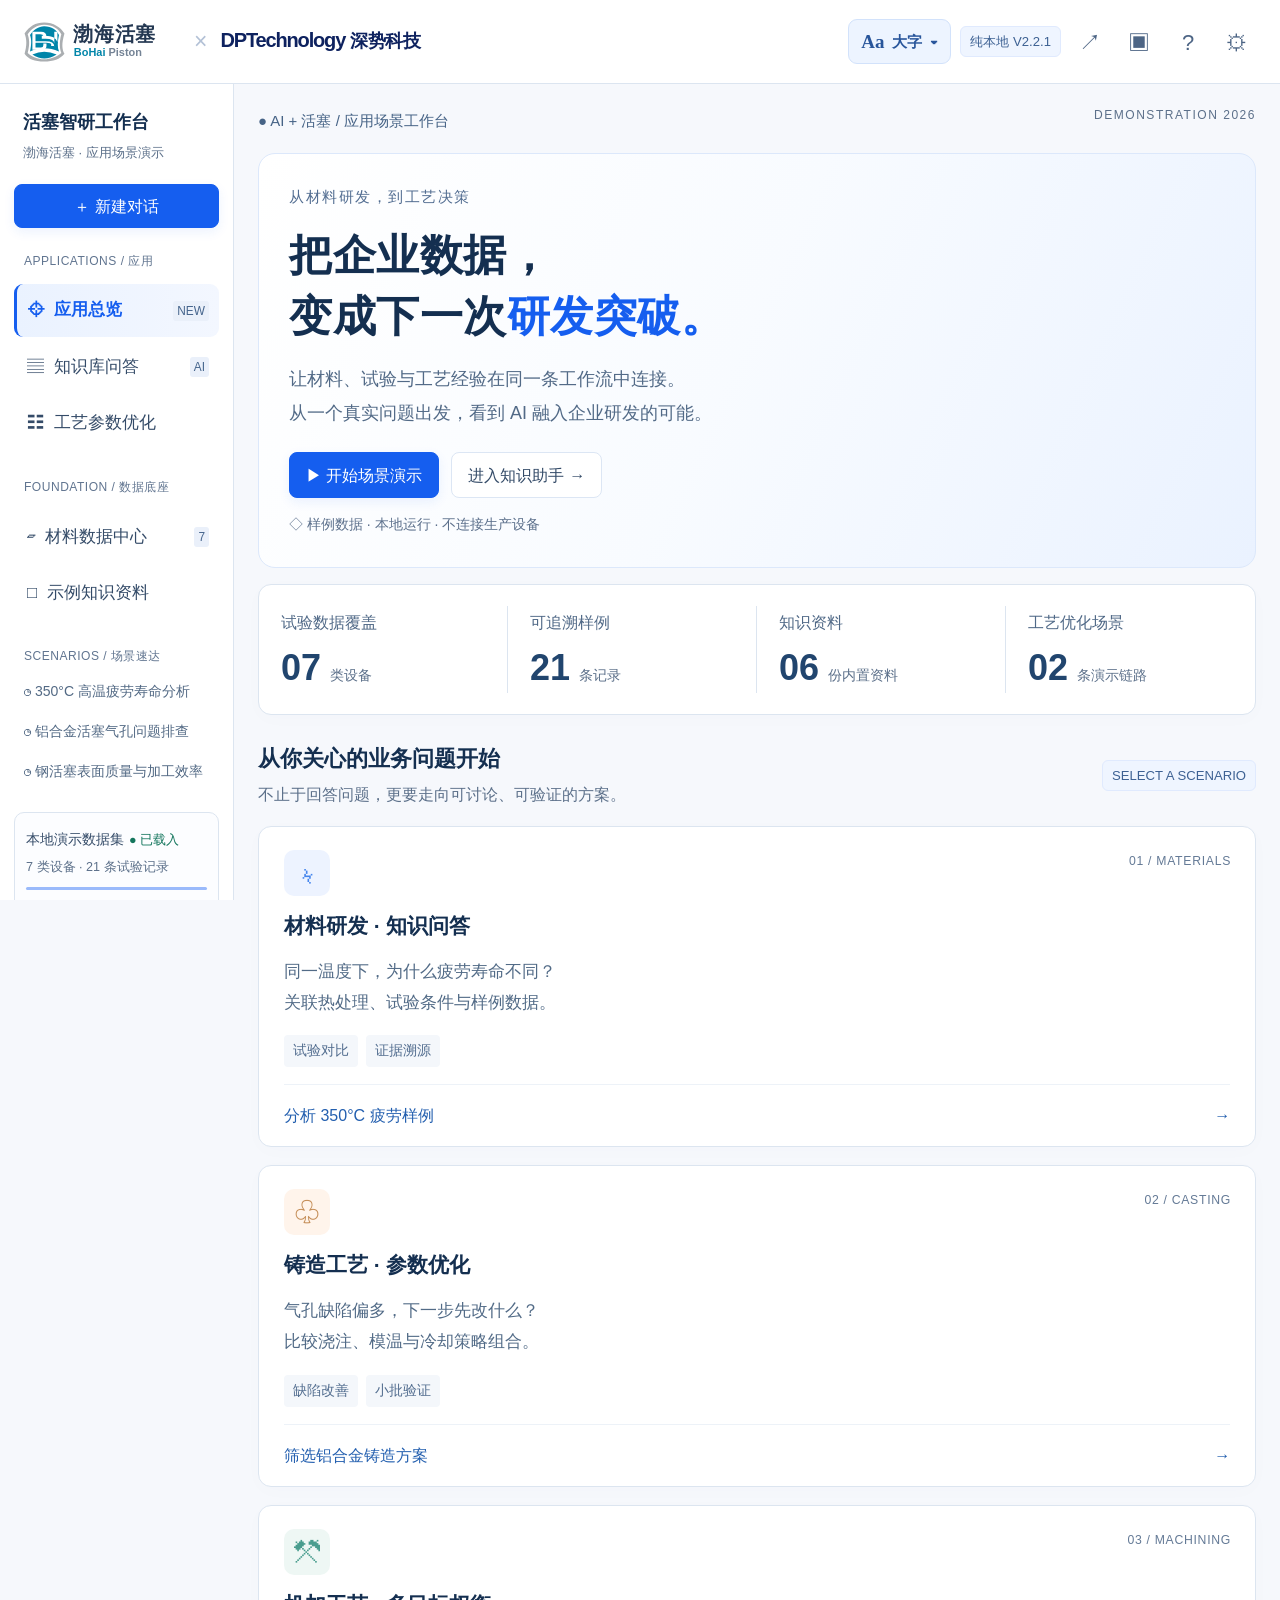
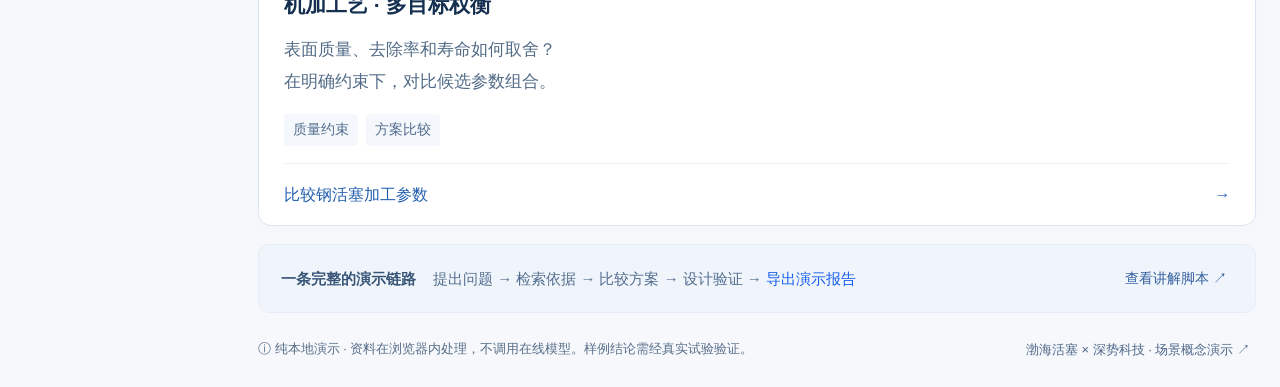
<file: index.html>
<!doctype html>
<html lang="zh-CN" data-reading-size="large" class="knowledge-boot"><head><meta charset="utf-8"><meta http-equiv="Content-Security-Policy" content="connect-src 'none'; object-src 'none'; form-action 'none'"><meta name="viewport" content="width=device-width,initial-scale=1"><meta name="theme-color" content="#155eef"><meta name="robots" content="noindex,nofollow"><meta name="description" content="活塞企业AI应用场景演示：材料知识问答、铸造与机加工参数优化。使用人工构造数据，不连接生产设备。"><title>活塞智研 | 渤海活塞 × 深势科技</title><link rel="icon" href="data:image/svg+xml,%3Csvg xmlns='http://www.w3.org/2000/svg' viewBox='0 0 40 40'%3E%3Crect width='40' height='40' rx='10' fill='%23155eef'/%3E%3Cpath d='M11 12h18v5H11zm0 8h18v9H11z' fill='white'/%3E%3C/svg%3E"><link rel="stylesheet" href="./style.css?v=local-dialogue-20261010"><link rel="stylesheet" href="./readability.css?v=local-dialogue-20261010"><link rel="stylesheet" href="./copilot.css?v=local-dialogue-20261010"><link rel="stylesheet" href="./dialogue.css?v=local-dialogue-20261010"></head>
<body><a class="skip" href="#main">跳到主要内容</a><header><div class="brands" aria-label="渤海活塞 × 深势科技"><svg class="bohai" viewBox="0 0 202 54" xmlns="http://www.w3.org/2000/svg" role="img" aria-label="渤海活塞 BoHai Piston"><path d="M27 2C39 2 48 8 53 16C49 29 50 37 53 42C47 49 39 52 27 52S7 49 2 42C5 31 5 24 2 16C8 7 16 2 27 2Z" fill="#aaaeb1"/><path d="M27 5C38 5 45 10 49 17C46 28 47 36 49 41C42 46 36 49 27 49S12 46 6 41C9 29 8 23 6 17C11 10 18 5 27 5Z" fill="#fff"/><path d="M27 7C37 7 43 12 46 18C44 27 44 34 46 39C39 36 34 35 27 35S15 36 9 39C11 29 11 24 9 18C13 12 20 7 27 7Z" fill="#0085a9"/><path d="M12 43Q27 36 43 43Q27 53 12 43Z" fill="#0085a9"/><path d="M12 14h11q7 0 7 6v3h-4v-3q0-3-4-3h-6v9h13q11 0 11 7v-4q0-6-11-6h-5v-4h5q12 0 15 8v-13h-4v18h-4v-2q0-2-6-2H16v6h7q3 0 3-3v-2h4v3q0 5-7 5H12Z" fill="#fff"/><text x="64" y="26" fill="#243852" font-family="Microsoft YaHei,Noto Sans CJK SC,sans-serif" font-size="25" font-weight="800" letter-spacing="1">渤海活塞</text><text x="65" y="45" font-family="Arial,sans-serif" font-size="14" font-weight="600"><tspan fill="#0085a9">BoHai</tspan><tspan fill="#748395"> Piston</tspan></text></svg><span class="cross">×</span><div class="dp" role="img" aria-label="DPTechnology 深势科技"><b>DPTechnology</b><strong>深势科技</strong></div></div><div class="platform"><b>活塞智研</b><small>AI APPLICATION WORKBENCH</small></div><div class="grow"></div><div class="top-actions"><div class="reading-control"><button id="readingToggle" class="reading-toggle" aria-expanded="false" aria-controls="readingMenu" aria-label="调整字号，当前大字"><strong aria-hidden="true">Aa</strong><span id="readingCurrent">大字</span><span aria-hidden="true">▾</span></button><section id="readingMenu" class="reading-menu" aria-labelledby="readingTitle" hidden><h2 id="readingTitle">阅读字号</h2><p>默认大字显示，投屏可选特大。</p><div class="reading-options" role="group" aria-label="选择阅读字号"><label><input type="radio" name="readingSize" value="standard"><span>标准</span><small>紧凑阅读</small></label><label><input type="radio" name="readingSize" value="large" checked><span>大字</span><small>默认推荐</small></label><label><input type="radio" name="readingSize" value="extra"><span>特大</span><small>远距离演示</small></label></div><p class="reading-menu-note">正文、表格和参数一起调整，自动记住本机选择。</p></section></div><span class="badge">纯本地 V2.2.1</span><button class="ib" data-action="share" aria-label="分享场景" title="分享场景">↗</button><button class="ib" data-action="present" aria-label="切换投屏模式" title="投屏模式">▣</button><button class="ib" data-action="guide" aria-label="演示指南" title="演示指南">?</button><button class="ib" data-action="settings" aria-label="演示设置" title="演示设置">⚙</button></div></header>
<div class="app"><aside class="sidebar"><div class="workspace"><b>活塞智研工作台</b><small id="companyLabel">渤海活塞 · 应用场景演示</small></div><button class="btn primary full" data-action="new">＋ 新建对话</button><div class="nav-label">APPLICATIONS / 应用</div><nav><button data-page="home">⌖ <span>应用总览</span><small>NEW</small></button><button data-page="knowledge">▤ <span>知识库问答</span><small>AI</small></button><button data-page="casting">☷ <span>工艺参数优化</span></button></nav><div class="nav-label">FOUNDATION / 数据底座</div><nav><button data-page="data">▱ <span>材料数据中心</span><small>7</small></button><button data-page="docs">□ <span>示例知识资料</span></button></nav><div class="nav-label">SCENARIOS / 场景速达</div><div class="quick-links"><button data-ask="fatigue">◷ 350°C 高温疲劳寿命分析</button><button data-ask="casting">◷ 铝合金活塞气孔问题排查</button><button data-ask="machining">◷ 钢活塞表面质量与加工效率</button></div><div class="local-status"><b>本地演示数据集</b><i>● 已载入</i><small>7 类设备 · 21 条试验记录</small><div></div><small>不连接企业系统，不上传数据</small></div></aside><main id="main" tabindex="-1"><div id="screen"></div><footer><span>ⓘ 纯本地演示 · 资料在浏览器内处理，不调用在线模型。样例结论需经真实试验验证。</span><button data-action="about">渤海活塞 × 深势科技 · 场景概念演示 ↗</button></footer></main></div>
<div class="overlay" id="overlay" hidden><section class="dialog" role="dialog" aria-modal="true" aria-labelledby="dialogTitle"><div class="dialog-head"><div><small id="dialogTag">DEMO EVIDENCE</small><h2 id="dialogTitle"></h2></div><button class="ib" data-action="close" aria-label="关闭弹窗">×</button></div><div class="dialog-body" id="dialogBody"></div><div class="dialog-foot" id="dialogFoot"></div></section></div><div id="toast" role="status"></div><input id="files" type="file" hidden multiple accept=".txt,.md,.csv,.png,.jpg,.jpeg,.webp"><button id="stopDemo" class="btn primary" data-action="stop" hidden>■ 停止自动演示</button><script src="./local-only.js?v=local-dialogue-20261010"></script><script src="./app.js?v=local-dialogue-20261010"></script><script src="./readability.js?v=local-dialogue-20261010"></script><script src="./copilot.js?v=local-dialogue-20261010"></script></body></html>
</file>
<file: style.css>
:root{--blue:#155eef;--navy:#153458;--text:#425b7b;--muted:#8395af;--line:#e4ebf5;--bg:#f6f8fc;--green:#16876d;--amber:#ad7840;--head:76px}*{box-sizing:border-box}body{margin:0;background:var(--bg);color:var(--text);font:14px/1.7 -apple-system,BlinkMacSystemFont,'Segoe UI','Microsoft YaHei','Noto Sans CJK SC',sans-serif}button,input,select,textarea{font:inherit}button{cursor:pointer;border:0;background:none;color:inherit}button:disabled{opacity:.5;cursor:not-allowed}input,select,textarea{border:1px solid #dce5f2;border-radius:8px;color:var(--text);background:white;padding:9px 11px;outline:none;min-width:0}input:focus,textarea:focus,select:focus{border-color:#8aaff8;box-shadow:0 0 0 3px #155eef12}button:focus-visible,a:focus-visible{outline:3px solid #9cbaff;outline-offset:3px}h1,h2,h3,p{margin:0}h1,h2,h3{color:var(--navy)}h1{font-size:27px;line-height:1.5}h2{font-size:17px}h3{font-size:14px}small,.tiny{font-size:10px}.muted{color:var(--muted)}.blue{color:var(--blue)}.green{color:var(--green)}.row{display:flex;align-items:center;gap:10px}.between{justify-content:space-between}.grow{flex:1}.btn{display:inline-flex;align-items:center;justify-content:center;gap:8px;min-height:38px;padding:8px 14px;border:1px solid #dce6f4;border-radius:8px;background:white;font-size:12px;white-space:nowrap;transition:.16s}.btn:hover{transform:translateY(-1px);border-color:#98b8f4}.primary{background:var(--blue);border-color:var(--blue);color:white;box-shadow:0 4px 12px #155eef15}.soft{background:#edf3ff;border-color:#e5edff;color:var(--blue)}.full{width:100%}.ib{display:grid;place-items:center;min-width:33px;height:33px;border-radius:8px;font-size:18px;color:#7990ae}.ib:hover{background:#edf3ff;color:var(--blue)}.badge{display:inline-block;font-size:10px;color:#6784b0;background:#eff5ff;padding:3px 8px;border:1px solid #e0eafe;border-radius:6px;white-space:nowrap}.badge.green{background:#eef9f3;color:var(--green);border-color:#dceddf}.badge.amber{background:#fff8ed;border-color:#f4e5cd;color:var(--amber)}.card{border:1px solid var(--line);border-radius:13px;background:white;box-shadow:0 4px 20px #17366b04}.pad{padding:21px}.skip{position:fixed;top:-80px;left:16px;z-index:500;background:white;padding:9px}.skip:focus{top:10px}.hide,[hidden]{display:none!important}header{height:var(--head);background:white;border-bottom:1px solid var(--line);display:flex;align-items:center;gap:26px;padding:0 28px;position:sticky;top:0;z-index:20}.brands{display:flex;align-items:center;gap:19px;flex-shrink:0}.bohai{width:175px;height:48px}.cross{font-size:23px;color:#b3c1d6;font-weight:300}.dp{display:flex;align-items:baseline;gap:5px;color:#0e225f;white-space:nowrap}.dp b{font:700 23px Arial,sans-serif;letter-spacing:-1.15px}.dp strong{font-size:20px;font-weight:750;letter-spacing:-.5px}.platform{border-left:1px solid var(--line);padding-left:25px;display:flex;flex-direction:column;gap:3px}.platform b{font-size:17px;letter-spacing:1px;color:var(--navy)}.platform small{font:8px Arial;letter-spacing:1.5px;color:#8b9db9}.top-actions{display:flex;gap:9px;align-items:center}.app{display:grid;grid-template-columns:218px minmax(0,1fr);min-height:calc(100vh - var(--head))}.sidebar{position:sticky;top:var(--head);height:calc(100vh - var(--head));background:white;border-right:1px solid var(--line);padding:26px 15px 18px;display:flex;flex-direction:column;overflow:auto}.workspace{padding:0 9px 23px}.workspace b{display:block;font-size:13px;color:var(--navy)}.workspace small{display:block;color:#93a2b9;font-size:9px;margin-top:4px;overflow:hidden;text-overflow:ellipsis;white-space:nowrap}.nav-label{font-size:9px;color:#97a7bd;letter-spacing:.8px;margin:24px 12px 10px}nav button{display:flex;align-items:center;gap:12px;width:100%;padding:11px 12px;border-radius:9px;text-align:left;font-size:13px;margin:4px 0;border-left:3px solid transparent}nav button:hover{background:#f5f8fd}nav button.active{background:linear-gradient(90deg,#eaf2ff,#f3f7ff);color:var(--blue);border-color:var(--blue);font-weight:600}nav small{margin-left:auto;font:9px Arial;background:#eaf0fa;padding:3px 4px;border-radius:3px;color:#8098bf}.quick-links{display:grid;gap:10px}.quick-links button{font-size:11px;text-align:left;white-space:nowrap;color:#8194b0;padding:2px 10px}.local-status{margin-top:auto;border:1px solid var(--line);border-radius:10px;padding:13px 11px;background:#fcfdff;font-size:10px}.local-status b{font-size:11px;font-weight:500}.local-status i{font-style:normal;color:var(--green);font-size:9px;margin-left:5px}.local-status small{display:block;font-size:9px;color:#94a4bd;margin-top:5px}.local-status div{height:3px;background:#9abafb;border-radius:2px;margin:9px 0}main{padding:26px 30px 16px;min-width:0;max-width:1770px;width:100%;margin:auto;align-self:start;outline:none}footer{display:flex;align-items:flex-start;justify-content:space-between;gap:18px;font-size:9px;color:#97a8be;padding-top:18px}footer button{font-size:9px;color:#8c9fba;white-space:nowrap}.eyebrow{font:700 10px/1.8 Arial,sans-serif;letter-spacing:1.5px;color:#4682dc;margin-bottom:5px}.page-head{display:flex;align-items:center;justify-content:space-between;gap:18px;margin-bottom:21px}.page-head p{font-size:12px;color:var(--muted);margin-top:6px}.home-eyebrow{display:flex;justify-content:space-between;color:#5d7ba5;font-size:11px;margin-bottom:18px}.home-eyebrow small{font:9px Arial;letter-spacing:1.5px;color:#9aaec9}.hero{padding:36px 42px;border:1px solid #dce8fb;border-radius:17px;background:linear-gradient(115deg,#fff,#f8fbff 48%,#eaf2ff);display:grid;grid-template-columns:1.08fr 1fr;min-height:330px;overflow:hidden}.hero-kicker{font-size:11px;letter-spacing:1.5px;color:#7590b6;margin-bottom:14px}.hero h1{font-size:40px;line-height:1.5;letter-spacing:.5px}.hero h1 span{color:var(--blue)}.hero p{font-size:12px;line-height:2;color:#7f93af;margin-top:15px}.hero .row{margin-top:22px}.hero-note{font-size:10px;color:#95a7bf;margin-top:14px}.diagram{position:relative;min-height:262px;display:grid;place-items:center;margin-left:25px;background-image:radial-gradient(#afc7ec77 1px,transparent 1px);background-size:20px 20px;border-radius:50%}.orbit{position:absolute;width:285px;height:220px;border:1px dashed #bdd0ef;border-radius:50%;transform:rotate(-28deg)}.orbit.two{width:224px;height:224px;border-style:solid;opacity:.7}.core{z-index:1;background:linear-gradient(145deg,#fff,#eef5ff);width:162px;height:147px;border-radius:22px;border:1px solid #cbdcff;box-shadow:0 10px 35px #155eef12,0 0 0 9px #ffffff88;display:flex;align-items:center;justify-content:center;flex-direction:column;gap:7px}.core>span{font-size:34px;color:var(--blue);line-height:1.2}.core b{font-size:18px;letter-spacing:1px;color:#2c599f}.core small{color:#8da3c3;font-size:9px}.node{position:absolute;z-index:2;background:#ffffffed;border:1px solid #dfe9f9;border-radius:10px;padding:12px 16px;box-shadow:0 7px 22px #315f8e08;font-size:12px}.node small{display:block;color:#8fa4c0;font-size:9px;margin-top:3px}.n1{top:8%;left:0}.n2{right:0;top:21%}.n3{bottom:5%;left:10%}.diagram-caption{position:absolute;right:0;bottom:4%;font-size:9px;color:#8ba7cd}.stats{display:grid;grid-template-columns:repeat(4,1fr);padding:20px 0;margin-top:16px}.stat{display:flex;justify-content:space-between;align-items:center;padding:0 28px;border-right:1px solid var(--line);gap:12px}.stat:last-child{border:0}.stat>span{color:#8396b2;font-size:11px}.stat b{font-size:29px;line-height:1.4;color:#21456e;white-space:nowrap}.stat small{font-size:10px;font-weight:400;color:#94a3b9;margin-left:9px}.section-title{display:flex;align-items:center;justify-content:space-between;margin:26px 0 14px}.section-title p{font-size:11px;color:#8b9db7;margin-top:4px}.scenarios{display:grid;grid-template-columns:repeat(3,1fr);gap:17px}.scenario{padding:25px 25px 0;text-align:left;transition:.18s;position:relative}.scenario:hover{transform:translateY(-3px);border-color:#a8c4f6;box-shadow:0 10px 30px #25477d0d}.scenario-code{position:absolute;right:22px;top:26px;font:9px Arial;color:#a3b2c6;letter-spacing:1px}.scenario-icon{display:inline-grid;place-items:center;background:#edf3ff;color:#4686ed;width:46px;height:46px;border-radius:10px;font-size:26px;margin-bottom:20px}.scenario:nth-child(2) .scenario-icon{background:#fff4eb;color:#c58e58}.scenario:nth-child(3) .scenario-icon{background:#eef7f4;color:#499d8e}.scenario h3{font-size:17px}.scenario p{font-size:12px;color:#899bb4;line-height:1.95;margin-top:9px}.tags{display:flex;gap:8px;margin:17px 0}.tags span{background:#f4f7fb;padding:2px 7px;border-radius:4px;font-size:9px;color:#8396b0}.scenario-link{display:flex;justify-content:space-between;border-top:1px solid #edf2f8;color:#4080d9;font-size:11px;padding:14px 0}.journey{display:flex;align-items:center;gap:17px;background:#edf3fb88;border:1px solid #e5edf8;border-radius:11px;margin-top:18px;padding:17px 22px;font-size:10px;color:#8b9fbb}.journey b{color:#5b7699;margin-right:6px}.journey button{margin-left:auto;color:#6c92c9;font-size:10px}.kb{display:grid;grid-template-columns:minmax(0,1fr) 282px;gap:19px}.panel-head{padding:16px 21px;border-bottom:1px solid var(--line);display:flex;align-items:center;gap:9px}.panel-head h2{font-size:14px}.chat-body{padding:23px 25px;min-height:430px;max-height:calc(100vh - 358px);overflow:auto}.question{background:#edf4ff;border:1px solid #e0eafe;color:#315d9f;border-radius:12px 3px 12px 12px;padding:12px 16px;margin:0 0 20px 34px;font-size:13px}.agent{font-size:13px;color:#335988;font-weight:600;margin-bottom:13px}.flow{border:1px solid #e3ecf9;background:#f9fbff;padding:12px;border-radius:9px;margin:12px 0;font-size:10px;display:flex;align-items:center;justify-content:space-between;gap:8px;color:#66a28d}.flow .running{color:var(--blue)}.answer{font-size:12px;line-height:1.95;color:#6f84a4}.answer h3{margin:16px 0 8px}.answer strong{color:#375984}.callout{background:#f5f9ff;border-left:3px solid #a7c4fb;border-radius:0 6px 6px 0;padding:11px 13px;font-size:11px;color:#7890b1;margin:14px 0}.mini-metrics{display:grid;grid-template-columns:repeat(3,1fr);gap:11px;margin:15px 0}.mini-metrics>div{border:1px solid var(--line);border-radius:9px;padding:12px 14px;background:linear-gradient(130deg,#fff,#f7faff)}.mini-metrics b{font-size:23px;color:#305f9c;display:block}.mini-metrics small{display:block;font-size:10px;color:#8fa2bd}.table-scroll{overflow:auto;border:1px solid var(--line);border-radius:8px;margin:12px 0}table{width:100%;border-collapse:collapse;font-size:11px;line-height:1.75;text-align:left}th{background:#f3f7fd;font-weight:500;color:#728bad;white-space:nowrap}th,td{padding:10px 12px;border-bottom:1px solid #ebf0f8;vertical-align:middle}tr:last-child td{border:0}tr:hover td{background:#fbfdff}.link{color:var(--blue);font-size:11px;padding:0}.compose{border-top:1px solid var(--line);padding:13px 18px}.chips{display:flex;flex-wrap:wrap;gap:7px;margin-bottom:10px}.chips button{font-size:10px;border:1px solid #e0e9f6;padding:4px 9px;border-radius:6px;color:#7a91b4}.chips button:hover{background:#eff5ff;color:var(--blue)}.composer{display:flex;gap:8px;padding:7px;border:1px solid #d6e3f5;border-radius:9px;align-items:center}.composer textarea{flex:1;border:0;resize:vertical;padding:5px 7px;min-height:34px;max-height:120px;font-size:12px;box-shadow:none}.compose-note{display:flex;justify-content:space-between;font-size:9px;color:#9baec8;margin-top:8px}.evidence{padding:21px 17px}.evidence h3{font-size:13px}.docitem{display:flex;align-items:center;width:100%;gap:9px;text-align:left;padding:14px 0;border-bottom:1px solid #eff3f9}.fileicon{font:700 10px Arial;background:#ecf4ff;color:#6592d6;padding:9px 6px;border-radius:7px}.docitem b{display:block;font-size:11px;font-weight:500}.docitem small{display:block;font-size:9px;color:#92a4bd}.bar-group{margin-top:18px}.bar-line{margin:14px 0}.bar-line .row{font-size:10px;justify-content:space-between}.bartrack{height:6px;border-radius:5px;background:#edf3fc;overflow:hidden;margin-top:7px}.bartrack div{height:100%;background:#aac4ef;border-radius:5px}.bar-line:last-child .bartrack div{background:#3578ed}.note-box{font-size:10px;color:#93a4ba;padding:17px 4px}.tabs{display:flex;gap:7px;margin-bottom:18px}.tabs button{padding:9px 18px;background:#eef2f9;border-radius:8px;color:#8699b6;font-size:12px}.tabs .active{background:#e6efff;color:var(--blue);font-weight:600}.opt{display:grid;grid-template-columns:274px minmax(0,1fr);gap:20px}.config{padding:22px;align-self:start}.material{background:#f5f8fd;border-radius:8px;padding:12px;margin:13px 0;font-size:11px}.material small{display:block;color:#8fa0b9;margin-top:4px}.field{display:block;margin-top:16px}.field .row{font-size:11px;justify-content:space-between;margin-bottom:6px}.field input[type=number],.field select{width:100%;padding:8px 11px;font-size:12px}.field input[type=range]{width:100%;border:0;padding:0;accent-color:var(--blue);margin-top:8px;box-shadow:none}.goals{display:grid;gap:6px;margin:9px 0 19px}.goals label{display:flex;align-items:center;gap:8px;border:1px solid #e4ebf5;border-radius:7px;padding:8px 9px;font-size:11px}.goals input{accent-color:var(--blue)}.opt-result{display:grid;gap:15px;align-content:start}.summary{border:1px solid #dce9ff;border-radius:11px;background:#eef5ff;padding:15px 18px;display:flex;align-items:center;gap:16px}.summary p{font-size:11px;color:#7c97ba;margin-top:4px}.metrics{display:grid;grid-template-columns:repeat(3,1fr);gap:13px}.metric{padding:15px 18px}.metric>span{font-size:11px;color:#8295b1}.metric b{display:block;font-size:28px;color:#215597;margin:5px 0}.metric b small{font-size:11px;font-weight:400;margin-left:4px;color:#91a3bd}.metric p{font-size:10px;color:#99abc3}.metric .delta{font-size:10px;color:var(--green);margin-top:5px}.metric .delta.warn{color:var(--amber)}.result-card{padding:18px 20px}.result-card p{font-size:10px;color:#8fa1bb;margin-top:5px}.recommend{color:#247b60;font-weight:650}.dual{display:grid;grid-template-columns:1fr 1fr;gap:15px}.dual .card{padding:19px}.trial{display:flex;gap:11px;margin-top:14px}.trial>span{background:#edf4ff;border-radius:5px;padding:2px 6px;color:#81a4df;font-size:10px;height:24px}.trial b{font-size:11px;font-weight:500}.trial small{display:block;color:#91a3bd;margin-top:2px}.actions{display:flex;align-items:center;justify-content:space-between;gap:10px;flex-wrap:wrap}.actions .row{flex-wrap:wrap}.actions .btn{font-size:11px}.devices{display:grid;grid-template-columns:repeat(7,1fr);gap:12px;margin-bottom:20px}.device{padding:16px 12px;text-align:left}.device.active{border-color:#a7c4ff;background:#f1f6ff}.device b{font-size:11px;display:block;margin-top:9px}.device small{color:#95a7c0;font-size:9px}.data-toolbar{padding:17px 20px;display:flex;gap:14px;align-items:center;justify-content:space-between}.data-toolbar input{font-size:11px;width:270px}.data-table{max-height:58vh;overflow:auto}.data-table th{position:sticky;top:0}.data-table td{padding:12px}.data-table tbody tr{cursor:pointer}.docs-grid{display:grid;grid-template-columns:repeat(3,1fr);gap:18px}.doc-card{padding:23px;text-align:left}.doc-card h3{margin:17px 0 8px}.doc-card p{font-size:11px;color:#8b9fb9;min-height:43px}.doc-card small{display:block;margin-top:20px;color:#9dafc7}.drop{display:block;text-align:center;border:1px dashed #b9ceee;background:#f8fbff;border-radius:9px;padding:24px;margin:15px 0;cursor:pointer;color:#829abd;font-size:12px}.drop.over{background:#eaf2ff;border-color:#4483f1}.overlay{position:fixed;inset:0;background:#132b5060;backdrop-filter:blur(3px);z-index:100;display:flex;align-items:center;justify-content:center;padding:24px}.dialog{background:white;border-radius:16px;box-shadow:0 25px 90px #0f2d6140;width:min(950px,96vw);max-height:90vh;display:flex;flex-direction:column}.dialog-head{display:flex;align-items:center;justify-content:space-between;padding:20px 25px;border-bottom:1px solid var(--line);gap:20px}.dialog-head small{font:9px Arial;color:#7e9dcc;letter-spacing:1.3px}.dialog-head h2{margin-top:5px;font-size:18px}.dialog-body{padding:24px 26px;overflow:auto;font-size:12px;color:#6f85a6}.dialog-body p{margin:10px 0;line-height:1.95}.dialog-body h3{margin:17px 0 9px}.dialog-body img{max-width:100%;max-height:55vh;display:block;margin:auto}.dialog-body pre{background:#f5f8fc;border-radius:9px;padding:16px;white-space:pre-wrap;word-break:break-word;font:12px/1.9 inherit}.dialog-foot{padding:15px 25px;border-top:1px solid var(--line);display:flex;justify-content:space-between;gap:15px;align-items:center;font-size:10px;color:#9aacC4;background:#fafcff;border-radius:0 0 16px 16px}.warning{padding:12px 15px;background:#fff9ef;border:1px solid #f2e6d2;border-radius:8px;color:#ac8b5b;font-size:11px;line-height:1.9;margin:14px 0}.scatter{width:100%;max-height:380px;border:1px solid var(--line);border-radius:10px;background:#f9fbff}.scatter [data-candidate]{cursor:pointer;outline:none}.scatter [data-candidate]:hover circle,.scatter [data-candidate]:focus circle{stroke:#1b5198;stroke-width:3}.candidate-detail{background:#f2f7ff;padding:14px;border-radius:9px;margin-top:13px;font-size:12px;line-height:1.9}.settings-row{display:flex;align-items:center;justify-content:space-between;border-bottom:1px solid var(--line);padding:15px 0;gap:20px}.settings-row input[type=checkbox]{width:17px;height:17px;accent-color:var(--blue)}#toast{position:fixed;bottom:23px;left:50%;transform:translate(-50%,12px);opacity:0;pointer-events:none;z-index:300;background:#18355d;color:white;border-radius:8px;padding:11px 20px;font-size:12px;max-width:90vw;transition:.2s}#toast.show{opacity:1;transform:translate(-50%,0)}#stopDemo{position:fixed;right:22px;bottom:20px;z-index:150}.presentation .sidebar{display:none}.presentation .app{grid-template-columns:1fr}.presentation main{max-width:1640px}.presentation .answer{font-size:14px}.presentation .chat-body{min-height:470px}.presentation .page-head h1{font-size:31px}.no-motion *{animation:none!important;transition:none!important;scroll-behavior:auto!important}@media(min-width:1600px){.hero{padding:38px 47px}.hero h1{font-size:43px}.diagram{margin-right:35px}.scenarios .scenario{padding-top:27px}.scenario h3{font-size:18px}.stats{padding:23px 0}.core{width:170px;height:150px}.orbit{width:355px;height:232px}.orbit.two{width:240px;height:240px}}@media(max-width:1380px){header{gap:20px;padding:0 23px}.brands{gap:13px}.bohai{width:158px}.dp b{font-size:20px}.dp strong{font-size:18px}.platform{padding-left:20px}.app{grid-template-columns:194px minmax(0,1fr)}main{padding:23px}.hero{padding:29px;min-height:290px}.hero h1{font-size:32px}.stat{display:block;padding:0 22px}.stat b{display:block;margin-top:3px;font-size:26px}.diagram{margin-left:15px}.node{padding:10px 12px;font-size:11px}.core{width:143px;height:131px}.scenario{padding:20px 21px 0}.scenario h3{font-size:15px}.scenario p{font-size:11px}.journey{gap:11px;font-size:9px}.kb{grid-template-columns:minmax(0,1fr) 235px;gap:14px}.opt{grid-template-columns:244px minmax(0,1fr);gap:15px}.config{padding:18px}.dual{grid-template-columns:1fr}.devices{grid-template-columns:repeat(4,1fr)}.page-head h1{font-size:24px}.metric{padding:13px}.metric b{font-size:25px}.scenario-code{font-size:8px}.chat-body{padding:20px 18px}}@media(max-height:850px) and (min-width:1021px){:root{--head:68px}.hero{min-height:256px;padding:25px 31px}.hero h1{font-size:32px}.hero p{margin-top:8px}.hero .row{margin-top:15px}.diagram{min-height:230px}.stats{padding:14px 0}.section-title{margin-top:20px}.scenario-icon{margin-bottom:12px;width:40px;height:40px}.scenario{padding-top:19px}.scenario p{font-size:11px}.tags{margin:12px 0}.scenario-link{padding:11px 0}.journey{padding:13px 18px}.chat-body{min-height:320px;max-height:calc(100vh - 345px)}.note-box{display:none}.metric b{font-size:25px}.opt-result{gap:12px}}@media(max-width:1050px){.platform{display:none}.app{grid-template-columns:170px minmax(0,1fr)}.sidebar{padding-left:10px;padding-right:10px}.quick-links button{font-size:9px}.local-status{font-size:9px}.local-status b{font-size:10px}.hero{grid-template-columns:1fr}.diagram{display:none}.hero h1{font-size:36px}.scenario-code{display:none}.stat{padding:0 15px}.stat small{display:block;margin:4px 0 0}.scenario{padding:17px 16px 0}.scenario h3{font-size:13px}.scenario p{font-size:10px}.section-title .badge{display:none}.journey{flex-wrap:wrap;gap:10px}.journey button{display:none}.kb{grid-template-columns:1fr}.kb>aside{display:none}.opt{grid-template-columns:220px minmax(0,1fr)}.metrics{grid-template-columns:1fr}.metric{display:flex;align-items:center;gap:13px;flex-wrap:wrap}.metric p{display:none}.page-head{align-items:flex-start}.page-head>.row{flex-direction:column;align-items:flex-end;gap:6px}footer{flex-direction:column;gap:4px}.docs-grid{grid-template-columns:1fr 1fr}}
@media(max-width:760px){:root{--head:67px}header{padding:0 14px;gap:9px}.brands{gap:9px}.bohai{width:124px;height:43px}.dp b{font-size:16px;letter-spacing:-.8px}.dp strong{font-size:14px}.dp{gap:4px}.cross{font-size:18px}.top-actions .badge,.top-actions [data-action=share],.top-actions [data-action=guide]{display:none}.top-actions{gap:0}.ib{min-width:28px;height:29px;font-size:17px}.app{display:block}.sidebar{position:static;height:auto;flex-direction:row;gap:4px;overflow:auto;padding:8px 10px;border-right:0;border-bottom:1px solid var(--line);scrollbar-width:none}.sidebar .workspace,.sidebar>.btn,.sidebar .nav-label,.sidebar .quick-links,.sidebar .local-status{display:none}.sidebar nav{display:flex}.sidebar nav button{white-space:nowrap;width:auto;margin:0;padding:7px 9px;font-size:10px;gap:5px;min-height:35px;border:0}.sidebar nav small{display:none}main{padding:18px 14px 12px}.home-eyebrow{font-size:9px;margin-bottom:13px}.home-eyebrow small{display:none}.hero{padding:25px 22px;border-radius:13px}.hero-kicker{font-size:10px}.hero h1{font-size:30px}.hero p{font-size:11px}.hero .btn{font-size:10px;padding:8px 10px}.hero-note{font-size:8px}.stats{grid-template-columns:1fr 1fr;padding:0;margin-top:13px}.stat{display:flex;justify-content:space-between;padding:13px 18px;border-bottom:1px solid var(--line)}.stat:nth-child(2){border-right:0}.stat:nth-child(3){border-bottom:0}.stat>span{font-size:10px}.stat b{font-size:26px;min-width:68px}.stat small{font-size:9px}.section-title{margin:24px 0 13px}.section-title h2{font-size:15px}.section-title p{font-size:10px}.scenarios{grid-template-columns:1fr;gap:13px}.scenario{padding:20px 22px 0}.scenario-icon{margin-bottom:14px}.scenario-code{display:block;font-size:8px}.scenario h3{font-size:17px}.scenario p{font-size:12px}.scenario-link{font-size:12px;padding:13px 0}.journey{padding:15px;justify-content:center;gap:9px;font-size:9px}.journey b{width:100%;text-align:center}.page-head h1{font-size:21px}.page-head p{font-size:11px;max-width:280px}.page-head .btn{min-height:31px;padding:6px 8px;font-size:10px}.eyebrow{font-size:8px;letter-spacing:1px}.panel-head{padding:13px;gap:6px}.panel-head h2{font-size:12px}.panel-head .badge{font-size:8px;padding:2px 5px}.chat-body{padding:17px 13px;min-height:360px;max-height:none}.question{margin-left:0;font-size:12px;padding:10px 12px}.flow{font-size:8px;gap:5px;padding:10px 8px}.answer{font-size:12px}.mini-metrics{gap:7px}.mini-metrics>div{padding:10px 8px}.mini-metrics b{font-size:19px}.mini-metrics small{font-size:8px}.compose{padding:12px}.chips button{font-size:9px;padding:3px 7px}.compose-note{font-size:8px}.tabs{gap:5px}.tabs button{padding:8px 10px;font-size:10px;flex:1}.opt{grid-template-columns:1fr}.fields{display:grid;grid-template-columns:1fr 1fr;gap:0 14px}.goals{grid-template-columns:repeat(3,1fr);gap:5px}.goals label{font-size:10px;padding:7px 4px;gap:3px}.config{padding:18px}.summary{padding:13px;flex-wrap:wrap;gap:9px}.summary h3{font-size:12px}.summary p{font-size:10px}.metrics{grid-template-columns:repeat(3,1fr);gap:8px}.metric{display:block;padding:11px 10px}.metric>span{font-size:9px}.metric b{font-size:22px}.metric b small{font-size:8px}.metric .delta{font-size:8px}.result-card{padding:16px 12px}.result-card h3{font-size:13px}.result-card .row{flex-wrap:wrap}.actions .btn{font-size:10px;padding:7px 9px}.dual{grid-template-columns:1fr}.devices{grid-template-columns:1fr 1fr;gap:10px}.device{padding:13px}.device:last-child{grid-column:span 2}.data-toolbar{padding:13px;flex-wrap:wrap}.data-toolbar input{width:100%}.docs-grid{grid-template-columns:1fr 1fr;gap:11px}.doc-card{padding:16px}.doc-card h3{font-size:12px}.doc-card p{font-size:10px}.dialog-head{padding:17px}.dialog-head h2{font-size:16px}.dialog-body{padding:18px}.dialog-foot{padding:13px 17px;font-size:9px;flex-wrap:wrap}.overlay{padding:12px}.dialog{max-height:93vh}.dialog .brands{transform:scale(.88);transform-origin:left}.presentation main{padding:18px 14px}.presentation .answer{font-size:12px}.presentation .chat-body{min-height:350px}.presentation .page-head h1{font-size:23px}footer{font-size:8px}footer button{font-size:8px}}
@media(max-width:380px){header{padding:0 10px;gap:5px}.bohai{width:117px}.dp b{font-size:15px}.dp strong{font-size:13px}.brands{gap:7px}.cross{font-size:16px}.top-actions .ib{min-width:24px}.hero h1{font-size:28px}.page-head h1{font-size:19px}.panel-head h2{font-size:11px}.flow{font-size:7px}}
@media(prefers-reduced-motion:reduce){*,*:before,*:after{transition:none!important;animation:none!important;scroll-behavior:auto!important}}@media print{body{background:white}header,.sidebar,footer,.skip,#stopDemo,#toast{display:none!important}.app{display:block}main{padding:0!important}.modal-print .app{display:none}.modal-print .overlay{position:static;background:none;padding:0;backdrop-filter:none;display:block}.modal-print .dialog{max-height:none;box-shadow:none;width:100%}.dialog-body{overflow:visible}.dialog-foot,.dialog-head .ib{display:none}.chat-body{max-height:none;overflow:visible}.card{box-shadow:none}tr{break-inside:avoid}}
/* Narrow-screen containment, without hiding table columns. */
.opt-result,.result-card,.metrics,.dual,.summary,.summary>div{min-width:0}.summary{flex-wrap:wrap}.result-card>.row{flex-wrap:wrap}.table-scroll{max-width:100%}.candidate-layout{display:grid;grid-template-columns:minmax(0,1fr) 208px;gap:17px}.candidate-detail{margin-top:0}.scatter{width:100%;height:auto}.candidate-detail h3{margin:13px 0}.candidate-detail p{margin:10px 0}.dialog .brands{max-width:100%;flex-wrap:wrap}.field input[type=number],.field select{width:100%}
@media(max-width:760px){.top-actions [data-action=settings]{display:none}header>.grow{display:none}.top-actions{margin-left:auto}.sidebar{max-width:100vw}.candidate-layout{grid-template-columns:1fr}.candidate-detail{margin-top:8px}.dialog .brands{transform:none;gap:8px}.dialog .bohai{width:125px}.dialog .dp b{font-size:16px}.dialog .dp strong{font-size:14px}}
</file>
<file: readability.css>
/* V2.1 — presentation-first typography. Keep all demo data and rules unchanged. */
:root{font-size:18px;--text:#344b68;--muted:#5c708a;--navy:#142f50;--line:#dce5f0;--green:#14765d;--amber:#875622;--head:84px}
:root[data-reading-size="standard"]{font-size:16px}
:root[data-reading-size="large"]{font-size:18px}
:root[data-reading-size="extra"]{font-size:20px}
body{font-size:1rem;line-height:1.8;-webkit-text-size-adjust:100%}
h1,.page-head h1{font-size:1.9rem;line-height:1.45;letter-spacing:0}
h2{font-size:1.22rem;line-height:1.55}h3{font-size:1.06rem;line-height:1.6}
small,.tiny{font-size:.78rem;line-height:1.65}.muted{color:var(--muted)}
.btn,.actions .btn,.page-head .btn{font-size:.89rem;min-height:44px;padding:10px 16px;font-weight:550;white-space:normal;line-height:1.5}
.ib{min-width:40px;height:40px;font-size:22px;color:#4d6585}
.badge{font-size:.73rem;color:#3d6193;line-height:1.6;padding:4px 9px}
input,select,textarea{font-size:1rem}input::placeholder,textarea::placeholder{color:#647991;opacity:1}
header{gap:22px}.platform b{font-size:1.1rem}.platform small{font-size:11px;color:var(--muted)}
.app{grid-template-columns:14rem minmax(0,1fr)}
.sidebar{padding:22px 14px 18px}.workspace b{font-size:1rem}.workspace small{font-size:.72rem;color:var(--muted);white-space:normal}
.workspace{padding-bottom:20px}.nav-label{font-size:.67rem;color:#617590;margin:23px 10px 8px;letter-spacing:.5px}
nav button{font-size:.94rem;min-height:49px;gap:10px;padding:11px 10px}nav small{font-size:.66rem;color:#46658d}
.quick-links{gap:8px}.quick-links button{font-size:.78rem;white-space:normal;line-height:1.7;color:#526984;padding:4px 10px;text-align:left}
.local-status{margin-top:24px;font-size:.75rem;padding:14px 11px}.local-status b{font-size:.79rem}.local-status i,.local-status small{font-size:.7rem}.local-status small{color:var(--muted)}
main{max-width:1900px;padding:28px 30px 22px}.page-head{align-items:flex-start;flex-wrap:wrap;gap:14px;margin-bottom:24px}.page-head>div:first-child{min-width:0}.page-head>.row{flex-shrink:0;flex-wrap:wrap}
.page-head p{font-size:.94rem;line-height:1.8;color:var(--muted);margin-top:8px}.eyebrow{font-size:.72rem;color:#3e69a4}
.home-eyebrow{font-size:.83rem;color:#466386}.home-eyebrow small{font-size:.67rem;color:var(--muted)}
.hero{grid-template-columns:minmax(0,1.12fr) minmax(0,1fr);padding:32px 38px;min-height:355px;gap:18px}
.hero h1{font-size:2.65rem;line-height:1.42}.hero-kicker{font-size:.83rem;color:#526d91;margin-bottom:14px}
.hero p{font-size:1rem;line-height:1.85;color:#526a87;margin-top:16px}.hero .btn{font-size:.89rem}.hero .row{flex-wrap:wrap;gap:12px;margin-top:22px}.hero-note{font-size:.78rem;color:#5c708c}
.diagram{min-height:300px;margin:0 12px 0 18px}.core{width:190px;height:164px}.core b{font-size:1.22rem}.core small{font-size:.72rem;color:#4f6b90}
.node{font-size:.94rem;padding:13px 17px}.node small{font-size:.75rem;color:#587393}.diagram-caption{font-size:.72rem;color:#4e7099}.orbit{width:340px;height:270px}.orbit.two{width:255px;height:255px}
.stats{padding:21px 0}.stat{display:flex;flex-wrap:wrap;padding:0 22px;gap:8px 16px}.stat>span{font-size:.89rem;color:#506987}.stat b{font-size:2rem}.stat small{font-size:.78rem;color:var(--muted)}
.section-title{margin:27px 0 17px}.section-title p{font-size:.89rem;color:var(--muted)}
.scenarios{gap:18px}.scenario,.scenarios .scenario{padding:23px 25px 0}.scenario h3{font-size:1.17rem;line-height:1.55}.scenario p{font-size:.94rem;color:#526b87;line-height:1.85;margin-top:13px}
.scenario-icon{margin-bottom:17px}.scenario-code{font-size:.68rem;color:#647a96;top:27px;right:24px;letter-spacing:.7px}
.tags{margin:17px 0;flex-wrap:wrap}.tags span{font-size:.75rem;color:#526d8f;padding:4px 9px}.scenario-link{font-size:.89rem;padding:16px 0;color:#235faf}
.journey{font-size:.83rem;flex-wrap:wrap;line-height:1.85;color:#536d8f;padding:19px 22px}.journey b{color:#385578}.journey button{font-size:.8rem;color:#325f9f}
.kb{grid-template-columns:minmax(0,1fr) 19rem;gap:22px}.kb>.card,.kb>aside{min-width:0}
.panel-head{padding:17px 23px;flex-wrap:wrap;gap:10px}.panel-head h2{font-size:1.06rem;flex:1 1 auto}.panel-head .grow{display:none}
.chat-body,.presentation .chat-body{padding:24px 28px;min-height:26rem;max-height:none;overflow:visible}
.question{font-size:1rem;line-height:1.85;padding:15px 19px;margin-left:24px;color:#214d86}
.agent{font-size:1rem;color:#284c77}.flow{font-size:.83rem;line-height:1.7;padding:14px;gap:10px;flex-wrap:wrap;color:#27745b}
.answer,.presentation .answer{font-size:1rem;line-height:1.95;color:#3d5573}.answer h3{font-size:1.12rem;margin:22px 0 12px}.answer strong{color:#203e63;font-weight:650}
.callout{font-size:.89rem;line-height:1.85;color:#47617f;padding:14px 17px;margin:18px 0}
.mini-metrics{gap:12px;margin:20px 0}.mini-metrics>div{padding:14px 16px;min-width:0}.mini-metrics b{font-size:1.85rem}.mini-metrics small{font-size:.78rem;color:#59708e}
table{font-size:.94rem;line-height:1.8;color:#344e70}th{font-weight:650;color:#365474;background:#edf3fb}th,td{padding:13px 15px}td{overflow-wrap:break-word}
.table-scroll{margin:16px 0;max-width:100%;scrollbar-width:thin}.table-scroll table{min-width:540px}.link{font-size:.89rem;font-weight:550}
.compose{padding:18px 22px}.chips{gap:9px;margin-bottom:14px}.chips button{font-size:.83rem;padding:7px 11px;color:#426492;line-height:1.5}
.composer{padding:8px}.composer textarea{font-size:1rem;line-height:1.7;min-height:46px;padding:8px}
.compose-note{font-size:.72rem;color:#5c708c;gap:12px;flex-wrap:wrap}
.evidence{padding:23px 20px}.evidence h3{font-size:1.06rem}.evidence .docitem{padding:17px 0;align-items:flex-start}.docitem b{font-size:.89rem;font-weight:600;color:#365273}.docitem small{font-size:.73rem;color:#61758e}
.fileicon{font-size:.67rem;flex-shrink:0;color:#325f9f}.docitem>span:nth-child(2){min-width:0;overflow-wrap:anywhere}.docitem .grow{min-width:0}
.bar-line .row{font-size:.83rem;color:#4b6484;gap:12px}.bartrack{height:8px}.note-box{font-size:.83rem;color:#5b708c}.note-box b{color:#3f5c7f}
.tabs{flex-wrap:wrap;gap:10px}.tabs button{font-size:.94rem;padding:11px 18px;color:#526a8b;line-height:1.6}
.opt{grid-template-columns:17rem minmax(0,1fr);gap:23px}.config{padding:22px}.material{font-size:.89rem;padding:14px;line-height:1.7}.material small{font-size:.75rem;color:var(--muted)}
.field{margin-top:19px}.field label{display:flex;align-items:baseline;justify-content:space-between;gap:8px;font-size:.94rem;font-weight:550;color:#354e70;margin-bottom:7px}.field label small{font-size:.78rem;font-weight:400}
.field input[type=number],.field select{font-size:1.06rem;min-height:46px;padding:9px 12px}.field input[type=range]{height:23px;cursor:pointer}
.goals{gap:8px}.goals label{font-size:.89rem;min-height:44px;line-height:1.5;padding:10px;gap:8px}.goals input{width:16px;height:16px;flex-shrink:0}
.summary{padding:18px 22px;gap:14px}.summary h3{font-size:1.06rem}.summary p{font-size:.89rem;color:#496789;line-height:1.75;margin-top:5px}
.metrics{grid-template-columns:repeat(3,minmax(0,1fr));gap:14px}.metric{display:block;padding:17px 20px;min-width:0}.metric>span{font-size:.83rem;color:#4d6482;line-height:1.65;display:block}.metric b{font-size:2.15rem;line-height:1.4;margin:8px 0}.metric b small{font-size:.78rem;color:#506785}.metric p{display:block;font-size:.75rem;color:#5a718c}.metric .delta{font-size:.78rem;line-height:1.7;margin-top:8px}
.result-card{padding:22px 23px}.result-card h3{font-size:1.12rem}.result-card p{font-size:.78rem;color:#5d728d;line-height:1.8}.result-card>.row{gap:14px}.result-card .table-scroll table{min-width:600px}
.dual{gap:18px}.dual .card{padding:22px}.trial{gap:13px;margin-top:19px}.trial>span{font-size:.78rem;height:auto;align-self:flex-start;padding:3px 7px;color:#416aa4}.trial b{font-size:.94rem;color:#344f70;font-weight:550}.trial small{font-size:.8rem;color:#5e738e;margin-top:5px}
.devices{grid-template-columns:repeat(auto-fit,minmax(9.1rem,1fr));gap:13px}.device{padding:17px 14px;min-width:0}.device b{font-size:.89rem;line-height:1.7}.device small{font-size:.73rem;color:#586f8c}.device>span{font-size:.83rem}
.data-toolbar{flex-wrap:wrap}.data-toolbar input{font-size:.94rem;width:min(100%,350px);min-height:44px}.data-table{max-height:none;overflow:auto}.data-table table{min-width:940px}.data-table td{padding:14px 15px}
#screen>.card.pad{font-size:.94rem!important}
.docs-grid{gap:20px}.doc-card{padding:23px;min-width:0}.doc-card h3{font-size:1.06rem}.doc-card p{font-size:.89rem;line-height:1.85;color:#546d8b}.doc-card small{font-size:.72rem;color:#5b728e}.doc-card .row{flex-wrap:wrap;gap:10px}.drop{font-size:1rem;color:#476687;line-height:1.9}
.dialog{width:min(1130px,96vw)}.dialog-head h2{font-size:1.4rem}.dialog-head small{font-size:.72rem;color:#456e9f}.dialog-body{font-size:1rem;color:#3e5877;padding:25px 29px}.dialog-body h3{font-size:1.12rem}.dialog-body p{line-height:1.9}.dialog-body pre{font-family:inherit;font-size:.94rem;line-height:1.9}.dialog-foot{font-size:.8rem;line-height:1.75;color:#546c8b;flex-wrap:wrap}.warning{font-size:.89rem;color:#7b561f;padding:15px 18px}
#shareURL,#localSearch{font-size:.89rem!important;max-width:100%}.candidate-layout{grid-template-columns:minmax(0,1fr) 15rem;gap:20px}.candidate-detail{font-size:.94rem;padding:18px}.candidate-detail h3{font-size:1.06rem}.scatter{max-height:470px}.scatter text{font-size:12px;fill:#456487}.scatter [data-candidate] text{font-size:11px}
footer{font-size:.72rem;color:#586e89;flex-wrap:wrap;line-height:1.85;padding-top:24px}footer button{font-size:.72rem;color:#4e6788;white-space:normal;text-align:left}#toast{font-size:.89rem;line-height:1.7}
.presentation main{max-width:1840px}.presentation .page-head h1{font-size:2rem}.presentation .answer{font-size:1.12rem}.presentation table{font-size:1rem}.presentation .kb{grid-template-columns:minmax(0,1fr) 20rem}
/* Font control: available on every screen; preferences stay on this device. */
.reading-control{position:relative;flex-shrink:0}.reading-toggle{display:flex;align-items:center;gap:8px;padding:8px 12px;min-height:42px;font-size:15px;font-weight:600;background:#edf4ff;color:#28559b;border:1px solid #d2e2fb;border-radius:9px;white-space:nowrap}.reading-toggle>strong{font:650 19px Georgia,serif}.reading-toggle:focus-visible{outline:3px solid #92b5ed;outline-offset:2px}
.reading-menu{position:absolute;right:0;top:calc(100% + 12px);width:286px;padding:18px;background:white;border:1px solid #d7e2f1;border-radius:13px;box-shadow:0 16px 45px #15345824;z-index:60;color:#304d70;font-size:15px;line-height:1.7}.reading-menu h2{font-size:17px;margin:0 0 5px}.reading-menu p{font-size:13px;color:#536e8d;line-height:1.75}.reading-options{display:grid;gap:8px;margin:14px 0}.reading-options label{display:flex;align-items:center;gap:10px;min-height:44px;border:1px solid #e0e8f3;border-radius:8px;padding:9px 11px;cursor:pointer;font-size:16px}.reading-options label:has(input:checked){background:#edf4ff;border-color:#95b9fa;color:#164f9e;font-weight:600}.reading-options input{width:17px;height:17px;accent-color:var(--blue);margin:0}.reading-options small{font-size:12px;margin-left:auto;color:#597498}.reading-menu-note{border-top:1px solid var(--line);padding-top:11px}
@media(max-width:1550px){.kb{grid-template-columns:minmax(0,1fr)}.kb>aside{display:grid;grid-template-columns:1fr 1fr;gap:20px}.kb>aside>.note-box{display:block}.evidence .docitem{max-width:100%}.hero h1{font-size:2.35rem}.hero{padding:30px;gap:12px}.diagram{margin-left:0;margin-right:0}.node{font-size:.83rem;padding:11px 13px}.node small{font-size:.68rem}.core{width:169px;height:154px}.core small{font-size:.65rem}.diagram-caption{font-size:.67rem}.scenario-code{display:none}.stat{display:block}.stat b{display:block;margin-top:4px}.dual{grid-template-columns:1fr}.metric{padding:15px}.presentation .kb{grid-template-columns:1fr}.presentation .kb>aside{display:grid}}
@media(max-width:1280px){.platform{display:none}.app{grid-template-columns:13rem minmax(0,1fr)}main{padding:24px}.opt{grid-template-columns:15.5rem minmax(0,1fr);gap:18px}.config{padding:18px}.metric b{font-size:1.8rem}.hero{grid-template-columns:1fr}.diagram{display:none}.hero h1{font-size:2.4rem}.scenarios{grid-template-columns:1fr}.scenario h3{font-size:1.17rem}.scenario p{font-size:.94rem}.scenario-code{display:block}.scenario-icon{margin-bottom:14px}.devices{grid-template-columns:repeat(3,minmax(0,1fr))}.page-head>.row{flex-direction:row;align-items:center}}
@media(max-width:1050px){.opt{grid-template-columns:1fr}.fields{display:grid;grid-template-columns:1fr 1fr;gap:0 20px}.goals{grid-template-columns:repeat(3,minmax(0,1fr))}.config .btn.full{max-width:100%}.metrics{grid-template-columns:repeat(3,minmax(0,1fr))}.stats{grid-template-columns:1fr 1fr;gap:18px 0}.stat{border-right:0}.docs-grid{grid-template-columns:1fr}.candidate-layout{grid-template-columns:1fr}.kb>aside{grid-template-columns:1fr}.page-head h1{font-size:1.7rem}.hero h1{font-size:2.25rem}.brands{gap:13px}header{padding:0 20px;gap:14px}.top-actions>.badge{display:none}}
@media(max-width:760px){:root{--head:110px}header{height:var(--head);padding:9px 14px;display:flex;flex-wrap:wrap;align-content:center;justify-content:space-between;gap:6px}.brands{flex:0 0 100%;justify-content:center;gap:9px}.bohai{width:124px;height:38px}.dp b{font-size:16px}.dp strong{font-size:14px}.cross{font-size:18px}.top-actions{width:100%;margin:0;justify-content:flex-end;gap:9px}.top-actions [data-action=settings]{display:grid}.top-actions .ib{min-width:34px;height:34px;font-size:20px}.reading-control{margin-right:auto}.reading-toggle{font-size:14px;min-height:34px;padding:5px 10px}.reading-toggle>strong{font-size:18px}.reading-menu{left:0;right:auto;width:min(286px,calc(100vw - 28px))}.app{display:block}.sidebar{padding:8px 10px}.sidebar nav button{font-size:.83rem;min-height:43px;padding:8px 11px;gap:6px}.sidebar nav{flex-shrink:0}
main,.presentation main{padding:20px 14px}.home-eyebrow{font-size:.78rem}.hero{padding:25px 22px}.hero h1{font-size:2.08rem}.hero-kicker{font-size:.81rem}.hero p{font-size:.94rem;line-height:1.85}.hero .btn{font-size:.83rem;min-height:43px}.hero-note{font-size:.73rem}.hero .row{gap:10px}.stats{padding:0;gap:0}.stat{display:block;padding:17px 18px;border-right:1px solid var(--line)}.stat>span{font-size:.78rem}.stat b{font-size:1.9rem}.stat small{font-size:.73rem;display:block;margin:3px 0 0}.section-title h2{font-size:1.17rem}.section-title p{font-size:.83rem}.scenarios{grid-template-columns:1fr;gap:17px}.scenario,.scenarios .scenario{padding:22px 23px 0}.scenario-code{font-size:.65rem}.scenario h3{font-size:1.17rem}.scenario p{font-size:.94rem}.scenario-link{font-size:.89rem}.journey{font-size:.8rem;justify-content:flex-start}.journey b{text-align:left}.page-head h1,.presentation .page-head h1{font-size:1.58rem}.page-head p{font-size:.89rem;max-width:none}.page-head .btn{font-size:.83rem;min-height:42px}.eyebrow{font-size:.69rem}
.panel-head{padding:15px 16px;gap:8px}.panel-head h2{font-size:1rem;flex:1 1 100%}.panel-head .badge{font-size:.72rem;padding:3px 8px}.chat-body,.presentation .chat-body{padding:18px 16px;min-height:24rem}.question{font-size:1rem;margin-left:0;padding:13px 15px}.agent{font-size:.94rem}.flow{font-size:.78rem;gap:8px 12px;padding:13px;display:grid;grid-template-columns:1fr 1fr}.answer,.presentation .answer{font-size:1rem}.answer h3{font-size:1.06rem}.mini-metrics{gap:8px}.mini-metrics>div{padding:12px 9px}.mini-metrics b{font-size:1.55rem}.mini-metrics small{font-size:.73rem}.compose{padding:16px}.chips button{font-size:.8rem;padding:6px 9px}.compose-note{font-size:.7rem}.kb>aside,.presentation .kb>aside{display:grid;grid-template-columns:1fr}.tabs button{font-size:.89rem;flex:1 1 100%;padding:11px 13px}.fields{gap:0 14px}.field label{font-size:.89rem;flex-wrap:wrap}.field input[type=number],.field select{font-size:1rem}.goals{grid-template-columns:1fr}.goals label{font-size:.89rem;padding:10px}.metrics{grid-template-columns:1fr}.metric{padding:17px 19px;display:block}.metric>span{font-size:.89rem}.metric b{font-size:2rem}.metric b small{font-size:.8rem}.metric p,.metric .delta{font-size:.83rem}.summary h3{font-size:1.06rem}.summary p{font-size:.89rem}.result-card{padding:19px 16px}.result-card h3{font-size:1.06rem}.devices{grid-template-columns:1fr 1fr}.device:last-child{grid-column:span 2}.device b{font-size:.89rem}.docs-grid{grid-template-columns:1fr}.doc-card h3{font-size:1.06rem}.doc-card p{font-size:.89rem}.dialog-head{padding:18px}.dialog-head h2{font-size:1.22rem}.dialog-body{padding:19px;font-size:1rem}.dialog-foot{padding:15px 19px;font-size:.8rem}.dialog-foot>.row{flex-wrap:wrap}.dialog{max-height:93vh;min-width:0}.overlay{padding:10px}.dialog .brands{flex-wrap:wrap;justify-content:flex-start}.dialog-body pre{font-size:.89rem}.candidate-layout{grid-template-columns:1fr}.actions .btn{font-size:.83rem}footer,footer button{font-size:.72rem}.reading-menu .reading-options small{font-size:12px}}
@media(max-width:400px){.hero h1{font-size:1.85rem}.hero{padding:22px 18px}.hero p br{display:none}.mini-metrics{grid-template-columns:1fr}.mini-metrics>div{display:flex;align-items:center;justify-content:space-between;gap:12px}.mini-metrics small{text-align:right}.fields{grid-template-columns:1fr}.page-head h1{font-size:1.5rem}.scenario-code{display:none}}
@media print{html{font-size:16px!important}.reading-control{display:none!important}.dialog{width:100%;max-height:none}.dialog-body{overflow:visible}.table-scroll{overflow:visible}.table-scroll table{min-width:0}.answer{font-size:1rem}table{font-size:.89rem}th,td{padding:8px}.kb>aside{display:none!important}}
</file>
<file: copilot.css>
/* V2.2: answer-first knowledge workspace; follows the V2.1 font size preference. */
.source-selector{display:flex;align-items:center;gap:18px;padding:18px 22px;margin-bottom:22px;flex-wrap:wrap}
.source-selector>div{flex:1 1 240px}.source-selector b{display:block;color:var(--navy);font-size:.96rem}.source-selector span{display:block;color:var(--muted);font-size:.79rem;margin-top:4px}
.source-selector select{flex:1 1 260px;max-width:550px;min-width:0;font-size:.9rem;background:#f9fbff;min-height:46px}
.copilot-kb{align-items:start}.copilot-chat{overflow:hidden}.copilot-aside{position:sticky;top:calc(var(--head) + 20px)}
.copilot-aside .evidence>p{font-size:.83rem;margin:9px 0}.copilot-aside .note-box{font-size:.83rem;line-height:1.85}.copilot-aside .note-box h3{font-size:1rem}.copilot-aside .note-box p{margin:10px 0}
.copilot-body{min-height:0!important}.copilot-answer{font-size:1rem;line-height:1.9;color:#334e6e}
.copilot-answer-top{display:flex;align-items:center;gap:10px;flex-wrap:wrap;margin-bottom:17px}.copilot-answer-top>b{font-size:1rem;color:#203c60}.copilot-answer-top .badge{font-size:.69rem}
.copilot-spark{display:inline-grid;place-items:center;width:33px;height:33px;background:#ecf3ff;color:var(--blue);border-radius:10px;font-size:24px}
.direct-answer{padding:20px 23px;border:1px solid #cddfff;border-left:4px solid #397aeb;border-radius:12px;background:linear-gradient(110deg,#edf4ff,#f9fbff)}
.answer-kicker{font-size:.77rem;font-weight:700;color:#2360ae;letter-spacing:.8px;margin-bottom:8px}
.direct-answer p{font-size:1.06rem;line-height:1.9;color:#203f67;font-weight:550;margin:0;overflow-wrap:anywhere}
.explanation-points{margin:24px 0;display:grid;gap:22px}.explanation-points>section{display:flex;gap:14px}.explain-number{flex-shrink:0;width:29px;height:29px;display:grid;place-items:center;background:#edf2f9;color:#547098;border-radius:8px;font-size:.71rem;font-weight:650;margin-top:3px}
.explanation-points h3{font-size:1rem;margin:0 0 6px;color:#25476d}.explanation-points p{font-size:.96rem;line-height:1.95;margin:0;color:#415a77;overflow-wrap:anywhere}
.next-answer{background:#f3f9f7;border:1px solid #dfede8;padding:18px 21px;border-radius:11px;margin-bottom:21px}.next-answer h3{font-size:1rem;color:#276e60;margin:0 0 7px}.next-answer p{font-size:.95rem;margin:0}.next-answer .btn{margin-top:14px}
.answer-evidence{border:1px solid var(--line);border-radius:10px;margin:18px 0;padding:0 17px;background:#fff;overflow:hidden}
.answer-evidence summary{cursor:pointer;padding:14px 0;font-weight:600;font-size:.9rem;color:#3f608b}.answer-evidence summary span{font-weight:400;font-size:.74rem;color:#617892;margin-left:10px;display:inline-block}
.answer-evidence[open]{padding-bottom:16px}.answer-evidence p{font-size:.82rem}.answer-evidence table{font-size:.86rem}.answer-evidence .table-scroll{max-width:100%}
.answer-limit{font-size:.77rem;line-height:1.8;color:#5c7089;margin:17px 0;overflow-wrap:anywhere}
.continue-panel{padding-top:18px;border-top:1px solid var(--line)}.continue-panel>b{display:block;font-size:.85rem;color:#3c5778;margin-bottom:11px}.continue-panel .chips{margin-bottom:0}.continue-panel .chips button{background:#f8fbff;color:#315e9b;text-align:left;font-size:.83rem;padding:9px 12px;min-height:40px}
.answer-tools{display:flex;gap:20px;margin-top:18px;flex-wrap:wrap}.answer-tools .link{font-size:.76rem;color:#587397}
.previous-turn{margin-bottom:16px;border:1px solid var(--line);border-radius:9px;background:#fbfcff;padding:0 17px}.previous-turn summary{cursor:pointer;padding:13px 0;font-size:.85rem;color:#4a6180;overflow-wrap:anywhere}.previous-turn summary>span{font-size:.7rem;color:#788ba4;padding-right:10px}.previous-turn[open]{padding-bottom:17px}.previous-turn .copilot-answer{padding:13px 0}.context-hint{font-size:.78rem;line-height:1.75;color:#637995;margin-bottom:13px}.copilot-body>.question{scroll-margin-top:calc(var(--head) + 20px)}
.metric-selector{display:flex;gap:15px;align-items:center;font-size:.87rem;flex-wrap:wrap}.metric-selector select{font-size:.88rem;max-width:100%}
.knowledge-files{margin-top:22px}.knowledge-files>.row{flex-wrap:wrap;gap:14px}.knowledge-files>p{font-size:.91rem;color:#5a7391;margin:10px 0}.knowledge-files .docitem{flex-wrap:wrap}.knowledge-files .docitem b{overflow-wrap:anywhere}
.excerpt{padding:15px 0;border-bottom:1px solid var(--line)}.excerpt>b{color:#235faf;font-size:.8rem}.excerpt p{margin:5px 0;white-space:pre-wrap;overflow-wrap:anywhere}
.copilot-welcome{padding:40px 12px}.copilot-welcome h2{font-size:1.3rem}.copilot-welcome p{font-size:1rem;color:#607795;margin-top:16px;line-height:1.95}.answer-loading{padding:26px 15px;color:#466790;font-size:.95rem}
.copilot-chat .composer textarea{font-size:1rem;min-height:62px}.copilot-chat .compose{background:#fbfdff}
@media(max-width:1550px){.copilot-aside{position:static}.copilot-kb>aside{display:grid;grid-template-columns:1fr 1fr}.copilot-aside .note-box{margin-top:0}}
@media(max-width:1000px){.copilot-kb>aside{grid-template-columns:1fr}.source-selector{padding:16px;gap:12px}.source-selector>div{flex-basis:100%}}
@media(max-width:760px){.source-selector select{width:100%;max-width:100%;flex-basis:100%}.copilot-body{padding:18px 16px!important}.direct-answer{padding:17px 16px}.direct-answer p{font-size:1rem}.explanation-points>section{gap:10px}.explanation-points p{font-size:.94rem}.copilot-answer-top .badge{font-size:.67rem}.copilot-answer-top{gap:8px}.answer-evidence{padding:0 12px}.answer-evidence summary span{display:block;margin-left:0}.next-answer{padding:16px}.answer-tools{gap:17px}.knowledge-files .docitem .btn{width:100%}.previous-turn{padding:0 12px}.copilot-kb>aside{grid-template-columns:1fr}.copilot-chat .compose-note{font-size:.68rem}.copilot-chat .composer{flex-wrap:wrap}.copilot-chat .composer textarea{flex:1 1 160px}.source-selector .btn{width:100%}}
@media print{.source-selector,.continue-panel,.answer-tools,.copilot-aside,.compose{display:none!important}.answer-evidence{break-inside:avoid}.previous-turn{display:none}.direct-answer{background:#f8fbff}}
</file>
<file: dialogue.css>
/* Local dialogue V2.2.1: empty-first state, explicit submission, accessible progress. */
html.knowledge-boot #screen{visibility:hidden}
.question-welcome{padding:30px 10px 26px;text-align:center}
.welcome-symbol{display:grid;place-items:center;width:58px;height:58px;margin:0 auto 17px;border:1px solid #dae6fb;border-radius:18px;background:linear-gradient(140deg,#f8fbff,#eaf2ff);color:var(--blue);font-size:36px}
.question-welcome h2{font-size:1.48rem;line-height:1.6;color:#1d3c62}
.question-welcome>p{max-width:620px;margin:11px auto 22px;color:#526d8b;font-size:.94rem;line-height:1.85}
.welcome-questions{display:grid;grid-template-columns:repeat(3,minmax(0,1fr));gap:12px;margin:0 auto;max-width:1020px}
.welcome-questions button{text-align:left;padding:18px 17px;border:1px solid #dce6f4;border-radius:12px;background:#fcfdff;transition:background .15s,border-color .15s}
.welcome-questions button:hover{border-color:#9ebdef;background:#f1f6ff}
.welcome-questions small{display:block;font-size:.71rem;color:#4b739f;margin-bottom:7px}
.welcome-questions b{display:block;font-size:.94rem;color:#2b486b;line-height:1.6;font-weight:600}
.welcome-questions button>span{display:block;font-size:.72rem;color:#296bc4;margin-top:13px}
.welcome-foot{margin-top:22px;color:#5c7491;font-size:.75rem}
.evidence-empty{display:flex;align-items:flex-start;flex-direction:column;gap:6px;padding:19px 0 22px}
.evidence-empty>span{font-size:33px;color:#91abcd}
.evidence-empty>b{font-size:.95rem;color:#4c6584}
.evidence-empty p{font-size:.85rem;line-height:1.85;color:#61758f;margin:0}
.draft-hint{font-size:.72rem;color:#617790;align-self:center;margin-right:3px}
.conversation-stage{scroll-margin-top:calc(var(--head) + 20px)}
.kb-process{border:1px solid #d8e5f7;border-radius:13px;padding:21px 22px;background:linear-gradient(110deg,#f4f8ff,#fcfdff);margin:3px 0 22px}
.process-heading{display:flex;align-items:center;justify-content:space-between;gap:12px;flex-wrap:wrap}
.process-title{display:flex;align-items:center;gap:9px;min-height:30px;color:#264e82}
.process-title>b{font-size:1.05rem}
.process-heading .badge{font-size:.7rem}
.process-orbit{display:block;width:21px;height:21px;border:2px solid #cadaf4;border-top-color:#246bef;border-radius:50%;animation:local-spin .9s linear infinite;flex-shrink:0}
.thinking-dots{display:flex;gap:4px;margin-left:2px}
.thinking-dots i{width:4px;height:4px;background:#5c89cc;border-radius:50%;animation:local-pulse 1.1s infinite ease-in-out}
.thinking-dots i:nth-child(2){animation-delay:.16s}.thinking-dots i:nth-child(3){animation-delay:.32s}
.process-steps{display:grid;grid-template-columns:repeat(4,minmax(0,1fr));gap:9px;margin:20px 0 16px}
.process-step{display:flex;align-items:center;gap:8px;font-size:.82rem;color:#6c8099;padding:11px 10px;border:1px solid #e0e8f3;border-radius:9px;background:#fff}
.process-step>span{width:23px;height:23px;border-radius:50%;display:grid;place-items:center;background:#edf2f8;font-size:.7rem;flex-shrink:0}
.process-step b{font-weight:550}
.process-step.current{color:#1255c2;background:#edf4ff;border-color:#9dbff8}.process-step.current>span{background:#2164de;color:#fff}
.process-step.done{color:#24745f;background:#f4faf7;border-color:#d9ebe2}.process-step.done>span{background:#dff0e7;color:#1c7458}
.process-message{font-size:.94rem;line-height:1.8;color:#3f5f85;margin:0;overflow-wrap:anywhere}
.process-bottom{margin-top:17px;display:flex;align-items:center;justify-content:space-between;gap:14px;border-top:1px solid #e1e9f4;padding-top:15px}
.process-bottom small{font-size:.72rem;line-height:1.7;color:#647992}
.process-bottom .btn{font-size:.78rem;min-height:36px}
.answer-stream:empty{display:none}
.answer-stream .explanation-points{margin:18px 0}
.answer-stream>*{animation:local-reveal .2s ease-out}
.response-time{font-size:.72rem;color:#5f7690;font-weight:400}
.cancelled-answer>p{padding:14px 17px;border:1px solid #e4e8ef;border-radius:9px;background:#f8fafc;color:#586c85;margin:14px 0;font-size:.9rem}
.cancelled-answer .answer-tools,.cancelled-answer .continue-panel,.cancelled-answer .metric-selector{display:none}
.copilot-chat .composer textarea:disabled{opacity:.65;cursor:wait}
.copilot-chat .stop-compose{border-color:#bccfea;color:#385c87}
@keyframes local-spin{to{transform:rotate(360deg)}}
@keyframes local-pulse{50%{opacity:.3;transform:translateY(-2px)}}
@keyframes local-reveal{from{opacity:.4;transform:translateY(4px)}to{opacity:1;transform:translateY(0)}}
.no-motion .process-orbit,.no-motion .thinking-dots i,.no-motion .answer-stream>*{animation:none}
@media(prefers-reduced-motion:reduce){.process-orbit,.thinking-dots i,.answer-stream>*{animation:none}.welcome-questions button{transition:none}}
@media(max-width:1100px){.welcome-questions{grid-template-columns:1fr}.welcome-questions button{display:grid;grid-template-columns:1fr auto;gap:4px;padding:14px 17px}.welcome-questions small{grid-column:1;margin:0}.welcome-questions b{grid-column:1}.welcome-questions button>span{grid-column:2;grid-row:1/3;align-self:center;margin:0}.question-welcome{padding:22px 0}.process-steps{grid-template-columns:1fr 1fr}}
@media(max-width:760px){.question-welcome h2{font-size:1.25rem}.question-welcome>p{font-size:.89rem}.welcome-questions button{display:block}.welcome-questions b{font-size:.94rem}.welcome-questions button>span{margin-top:6px}.kb-process{padding:17px 15px}.process-title>b{font-size:1rem}.process-steps{gap:7px}.process-step{font-size:.79rem;padding:10px 8px}.process-bottom{align-items:flex-start;flex-wrap:wrap}.process-bottom small{flex:1 1 180px}.draft-hint{width:100%}.copilot-chat .composer{flex-wrap:wrap}.copilot-chat .composer textarea{flex:1 1 100%;min-height:85px}.copilot-chat .composer #send{margin-left:auto}.copilot-chat .compose-note{gap:10px;flex-wrap:wrap}.copilot-aside{position:static}}
@media print{.kb-process,.question-welcome,.cancelled-answer>button{display:none!important}}
</file>
